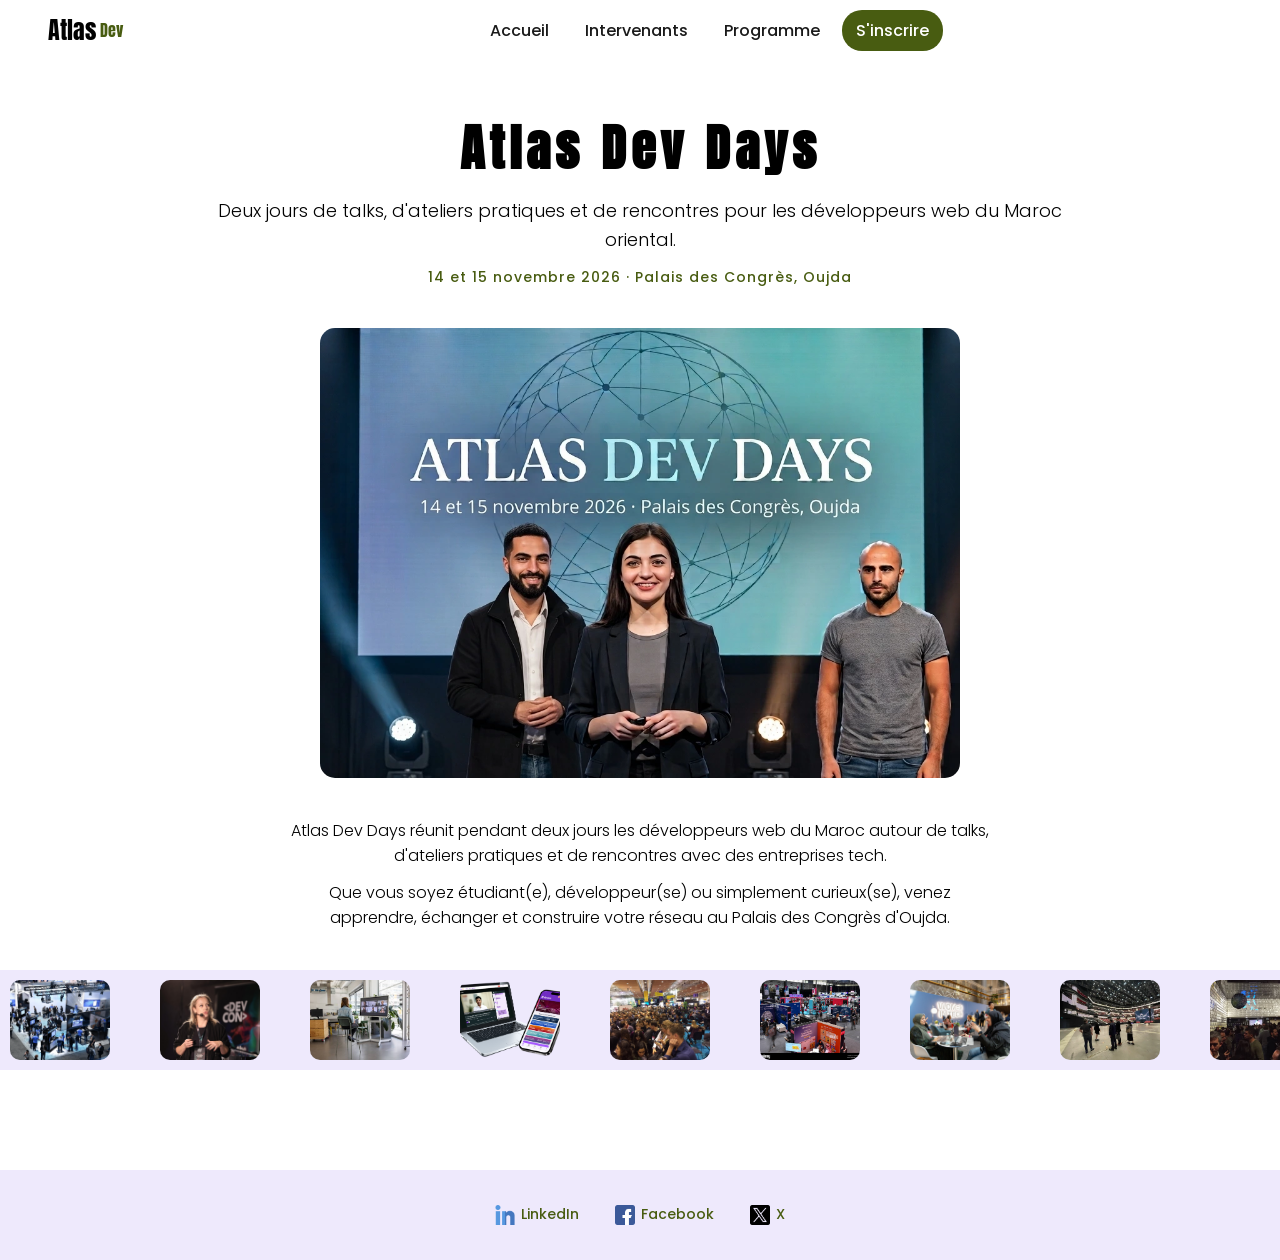
<file: index.html>
<!DOCTYPE html>
<html lang="en">

<head>
    <meta charset="UTF-8">
    <meta name="viewport" content="width=device-width, initial-scale=1.0">
    <title>Atlas Dev Days</title>
    <link rel="stylesheet" href="css/style.css">
</head>

<body>

    <header>
        <div id="logo">
            <strong>Atlas </strong> <span>Dev</span>
        </div>

        <nav id="navbar">
            <a href="#accueil">Accueil</a>
            <a href="#intervenants">Intervenants</a>
            <a href="#programme">Programme</a>
            <a href="#s-inscrire" id="register">S'inscrire</a>
        </nav>
    </header>

    <main>

        <!-- page d'accueil -->
        <section id="accueil" class="page">
            <div id="confe-desc">
                <h1>Atlas Dev Days</h1>
                <h2> Deux jours de talks, d'ateliers pratiques et de rencontres pour les développeurs web du Maroc
                    oriental.</h2>
                <h3> 14 et 15 novembre 2026 · Palais des Congrès, Oujda</h3>
            </div>

            <div id="hero-image">
                <img src="assets/images/h.webp" loading="lazy" alt="Image hero de la conférence">
            </div>

            <div id="presentation">
                <p>Atlas Dev Days réunit pendant deux jours les développeurs web du Maroc autour de talks, d'ateliers
                    pratiques et de rencontres avec des entreprises tech.</p>
                <p>Que vous soyez étudiant(e), développeur(se) ou simplement curieux(se), venez apprendre, échanger et
                    construire votre réseau au Palais des Congrès d'Oujda.</p>
            </div>

            <div id="accueil-images">
                <div id="images-wrapper">
                    <div class="images-group">
                        <img src="assets/images/img1.webp" loading="lazy" alt="ancienne evenement de l'association">
                        <img src="assets/images/img2.jpg" loading="lazy" alt="intervenant speecking">
                        <img src="assets/images/img4.jpg" loading="lazy" alt="en ligne meeting">
                        <img src="assets/images/img4.webp" loading="lazy" alt="website design">
                        <img src="assets/images/img6.jpg" loading="lazy" alt="les gens dans la conference">
                        <img src="assets/images/img7.jpg" loading="lazy" alt="conference meeting">
                        <img src="assets/images/img8.jpg" loading="lazy" alt="deux developpeurs travaillent">
                        <img src="assets/images/img9.webp" loading="lazy" alt="visit à un terrin de foot">
                        <img src="assets/images/img10.jpg" loading="lazy" alt="des gens discutent">
                        <img src="assets/images/img11.jpg" loading="lazy" alt="la ville">
                        <img src="assets/images/img12.jpg" loading="lazy" alt="la ville">
                    </div>
                    <div class="images-group">
                        <img src="assets/images/img1.webp" loading="lazy" alt="ancienne evenement de l'association">
                        <img src="assets/images/img2.jpg" loading="lazy" alt="intervenant speecking">
                        <img src="assets/images/img4.jpg" loading="lazy" alt="en ligne meeting">
                        <img src="assets/images/img4.webp" loading="lazy" alt="website design">
                        <img src="assets/images/img6.jpg" loading="lazy" alt="les gens dans la conference">
                        <img src="assets/images/img7.jpg" loading="lazy" alt="conference meeting">
                        <img src="assets/images/img8.jpg" loading="lazy" alt="deux developpeurs travaillent">
                        <img src="assets/images/img9.webp" loading="lazy" alt="visit à un terrin de foot">
                        <img src="assets/images/img10.jpg" loading="lazy" alt="des gens discutent">
                        <img src="assets/images/img11.jpg" loading="lazy" alt="la ville">
                        <img src="assets/images/img12.jpg" loading="lazy" alt="la ville">
                    </div>
                </div>
            </div>
        </section>


        <!-- page des intervenants -->
        <section id="intervenants" class="page">

            <div id="intervenants-desc">
                <h2>Intervenants</h2>
                <p>Découvrez nos intervenants experts dans leurs domaines respectifs.</p>
            </div>

            <div id="intervenants-container">
                <div>
                    <img src="assets/images/int1.avif" loading="lazy" alt="Photo de Yassine El Mansouri">
                    <h3>Yassine El Mansouri</h3>
                    <h4>Développeur Back-end</h4>
                    <p>Talk : Concevoir une API REST propre et sécurisée</p>
                    <a href="https://www.linkedin.com">LinkedIn</a>
                </div>

                <div>
                    <img src="assets/images/inte2.avif" loading="lazy" alt="Photo de Sara Benali">
                    <h3>Sara Benali</h3>
                    <h4>Designer UX/UI</h4>
                    <p>Talk : Du Figma au HTML, réussir son intégration</p>
                    <a href="https://www.linkedin.com">LinkedIn</a>
                </div>

                <div>
                    <img src="assets/images/int3.jpg" loading="lazy" alt="Photo de Amine Tazi">
                    <h3>Amine Tazi</h3>
                    <h4>Développeur Full Stack</h4>
                    <p>Talk : Déployer son premier site avec Git et GitHub Pages</p>
                    <a href="https://github.com">GitHub</a>
                </div>

                <div>
                    <img src="assets/images/int4.avif" loading="lazy" alt="Photo de Amin Alaoui">
                    <h3>Amin Alaoui</h3>
                    <h4>Experte en accessibilité web</h4>
                    <p>Talk : Un site accessible, c'est un site pour tous</p>
                    <a href="https://www.linkedin.com">LinkedIn</a>
                </div>

                <div>
                    <img src="assets/images/int5.png" loading="lazy" alt="Photo de Hamza Idrissi">
                    <h3>Hamza Idrissi</h3>
                    <h4>Consultant SEO et performance web</h4>
                    <p>Talk : Optimiser la vitesse et le référencement de son site</p>
                    <a href="https://github.com">GitHub</a>
                </div>

                <div>
                    <img src="assets/images/int6.jpg" loading="lazy" alt="Photo de Meryem Zahraoui">
                    <h3>Meryem Zahraoui</h3>
                    <h4>Développeuse Front-end</h4>
                    <p>Talk : Un CSS moderne sans framework</p>
                    <a href="https://x.com">X</a>
                </div>
            </div>

        </section>


        <!-- page de programme -->
        <section id="programme" class="page">

            <h2>Programme</h2>

            <section>
                <h3>Jour 1 - 14 novembre</h3>

                <div>
                    <h4>Concevoir une API REST propre et sécurisée</h4>
                    <p>09h30 · Yassine El Mansouri</p>
                    <p>Thème : Back</p>
                </div>

                <div>
                    <h4>Du Figma au HTML, réussir son intégration</h4>
                    <p>11h00 · Sara Benali</p>
                    <p>Thème : Front</p>
                </div>

                <div>
                    <h4>Un CSS moderne sans framework</h4>
                    <p>14h00 · Meryem Zahraoui</p>
                    <p>Thème : Front</p>
                </div>
            </section>

            <section>
                <h3>Jour 2 - 15 novembre</h3>

                <div>
                    <h4>Un site accessible, c'est un site pour tous</h4>
                    <p>09h30 · Amin Alaoui</p>
                    <p>Thème : Accessibilité</p>
                </div>

                <div>
                    <h4>Optimiser la vitesse et le référencement de son site</h4>
                    <p>11h00 · Hamza Idrissi</p>
                    <p>Thème : Performance</p>
                </div>

                <div>
                    <h4>Déployer son premier site avec Git et GitHub Pages</h4>
                    <p>14h00 · Amine Tazi</p>
                    <p>Thème : Outils</p>
                </div>
            </section>

        </section>


        <!-- page de l'inscription -->
        <section id="s-inscrire" class="page">
            <h2>Inscription</h2>

            <form>

                <div class="form-div">
                    <label for="nom" class="des">Nom complet</label>
                    <input type="text" id="nom" name="nom" required minlength="3">
                </div>

                <div class="form-div">
                    <label for="email" class="des">Email</label>
                    <input type="email" id="email" name="email" required>
                </div>

                <div class="form-div">
                    <label for="tel" class="des">Téléphone</label>
                    <input type="tel" id="tel" name="tel" required pattern="^(\+212|0)[5-7][0-9]{8}$">
                </div>

                <!--  -->
                <div class="form-div">
                    <label for="profil" class="des">Profil</label>
                    <select id="profil" name="profil" required>
                        <option value="">Choisir un profil</option>
                        <option value="etudiant">Étudiant(e)</option>
                        <option value="developpeur">Développeur(se)</option>
                        <option value="autre">Autre</option>
                    </select>
                </div>

                <!--  -->
                <div class="form-div">
                    <p class="des">Ateliers souhaités</p>
                    <div class="aterliersouhaites">
                        <div class="checkbox">
                            <input type="checkbox" id="atelier-api" name="ateliers">
                            <label for="atelier-api">API REST</label>
                        </div>
                        <div class="checkbox">
                            <input type="checkbox" id="atelier-css" name="ateliers">
                            <label for="atelier-css">CSS moderne</label>
                        </div>
                        <div class="checkbox">
                            <input type="checkbox" id="atelier-git" name="ateliers">
                            <label for="atelier-git">Git et GitHub Pages</label>
                        </div>
                    </div>
                </div>

                <!--  -->
                <p class="des">Journée de participation</p>

                <div class="form-div">
                    <div class="participationjournee">
                        <div class="radio">
                            <input type="radio" id="jour-1" name="jour" required>
                            <label for="jour-1">Jour 1</label>
                        </div>
                        <div class="radio">
                            <input type="radio" id="jour-2" name="jour">
                            <label for="jour-2">Jour 2</label>
                        </div>
                        <div class="radio">
                            <input type="radio" id="jour-both" name="jour">
                            <label for="jour-both">Les deux</label>
                        </div>
                    </div>
                </div>

                <div class="fd form-div">
                    <label for="message" id="msg">Message (optionnel)</label>
                    <textarea id="message" name="message"></textarea>
                </div>

                <!--  -->
                <div id="accepte">
                    <input type="checkbox" id="consentement" name="consentement" required>
                    <label for="consentement">J'accepte que mes informations soient utilisées.</label>
                </div>

                <button type="submit">S'inscrire</button>
            </form>

        </section>

    </main>
    <footer id="footer">
        <nav>
            <a href="https://www.linkedin.com"> <img src="assets/icons/linkedin.png"  loading="lazy" alt="linkedin icon"> LinkedIn</a>
            <a href="https://facebook.com"> <img src="assets/icons/facebook.png" loading="lazy" alt="facebook icon"> Facebook</a>
            <a href="https://x.com"> <img src="assets/icons/x.png" loading="lazy" alt="X icon"> X</a>
        </nav>
    </footer>
</body>

</html>
</file>
<file: css/style.css>
@import url("https://fonts.googleapis.com/css2?family=Anton&family=Poppins:wght@300;400;500&display=swap");

:root {
    --maincolor: #485C11;
    --c1: rgba(86, 39, 226, 0.1);
    --c2: #1a1a1a;
    --c3: #ffffff;
    --border: 0.5px solid #a1a692;
}

* {
    box-sizing: border-box;
}

html,
body {
    margin: 0;
    padding: 0;
}

::-webkit-scrollbar {
    width: 8px;
    background: var(--c2);
}

header {
    position: fixed;
    width: 100%;
    margin-top: 5px;
    padding: 0 16px;
    top: 0;
    z-index: 3;
    height: 50px;
    display: flex;
    align-items: center;
    background: var(--c3);
}

#logo {
    flex: 1;
    height: 100%;
    display: flex;
    align-items: center;
    justify-content: center;
}

#logo>strong {
    font-weight: 400;
    font-size: 24px;
    font-family: "Anton", sans-serif;
    margin-right: 4px;
}

#logo>span {
    font-family: "Anton", sans-serif;
    color: var(--maincolor);
}

nav {
    flex: 8;
    height: 100%;
    display: flex;
    align-items: center;
    justify-content: center;
    gap: 8px;
}

nav>a {
    position: relative;
    padding: 8px 14px;
    border-radius: 20px;
    color: var(--c2);
    text-decoration: none;
    font-family: "Poppins", system-ui, sans-serif;
    font-size: 16px;
    font-weight: 500;
}

nav>a:hover {
    color: var(--maincolor);
    background: var(--c1);
}

#register {
    background: var(--maincolor);
    color: var(--c3);
}

#register:hover {
    background: var(--c3);
    color: var(--maincolor);
    border: 1px solid var(--maincolor);
}

/* Accueil */

#confe-desc {
    width: 100%;
    display: flex;
    flex-direction: column;
    justify-content: center;
    align-items: center;
    gap: 12px;
    padding: 110px 0 0;
}

#confe-desc>h1 {
    width: 100%;
    margin: 0;
    font-family: "Anton", sans-serif;
    font-size: 50px;
    display: flex;
    justify-content: center;
    text-align: center;
    letter-spacing: 5px;
}

#confe-desc>h2 {
    width: 70%;
    margin: 0;
    font-family: "Poppins", sans-serif;
    font-size: 18px;
    font-weight: 300;
    line-height: 1.6;
    display: flex;
    justify-content: center;
    align-items: center;
    text-align: center;
}

#confe-desc>h3 {
    width: 100%;
    margin: 0;
    font-family: "Poppins", sans-serif;
    font-size: 14px;
    font-weight: 500;
    letter-spacing: 1px;
    color: var(--maincolor);
    display: flex;
    justify-content: center;
    align-items: center;
    text-align: center;
}

#accueil-images {
    width: 100%;
    height: 100px;
    padding: 10px;
    margin-bottom: 40px;
    overflow: hidden;
    background: var(--c1);
}

#images-wrapper {
    display: flex;
    width: max-content;
    animation: scrolleft 60s linear infinite;
}

.images-group {
    display: flex;
    gap: 50px;
    flex-shrink: 0;
    margin-right: 50px;
}

.images-group img {
    width: 100px;
    object-fit: cover;
    border-radius: 10px;
}

#hero-image {
    width: 50%;
    margin: 40px auto;
    display: flex;
    justify-content: center;
    align-items: center;
    border-radius: 15px;
    overflow: hidden;
}

#hero-image img {
    width: 100%;
    max-height: 450px;
    object-fit: cover;
}

#presentation {
    width: 55%;
    margin: 0 auto 40px;
    display: flex;
    flex-direction: column;
    align-items: center;
    gap: 12px;
    text-align: center;
}

#presentation p {
    margin: 0;
    font-family: "Poppins", sans-serif;
    font-size: 16px;
    font-weight: 300;
}

@keyframes scrolleft {
    to {
        transform: translateX(-50%);
    }
}

.page {
    display: none;
}

.page:target {
    display: block;
}

body:not(:has(.page:target)) #accueil {
    display: block;
}

/* intervenants */

#intervenants-container {
    width: 70%;
    margin: 0 auto;
    display: flex;
    flex-wrap: wrap;
    justify-content: center;
    align-items: center;
    gap: 25px;
}

#intervenants-desc {
    width: 70%;
    margin: 80px auto 30px;
    text-align: center;
}

#intervenants-desc h2 {
    margin: 0 0 10px;
    font-size: 32px;
}

#intervenants-desc p {
    margin: 0;
    font-family: "Poppins", sans-serif;
}

#intervenants-container>div {
    height: 330px;
    width: 300px;
    padding: 20px;
    display: flex;
    flex-direction: column;
    justify-content: center;
    align-items: center;
    text-align: center;
    background: var(--c1);
    border-radius: 10px;
}

#intervenants-container img {
    width: 120px;
    height: 120px;
    object-fit: cover;
    border-radius: 50%;
}

#intervenants-container h3 {
    margin: 12px 0 5px;
}

#intervenants-container h4 {
    margin: 0 0 8px;
}

#intervenants-container p {
    margin: 0 0 12px;
}

#intervenants-container a {
    text-decoration: none;
    color: var(--maincolor);
}



/* programme */

#programme {
    width: 70%;
    margin: 0 auto;
    padding: 90px 0 40px;
    font-family: "Poppins", sans-serif;
}

#programme h2 {
    margin: 0 0 40px;
    text-align: center;
    font-family: "Anton", sans-serif;
    font-size: 40px;
    font-weight: 400;
    letter-spacing: 3px;
}

#programme section {
    display: flex;
    flex-direction: column;
    gap: 15px;
    margin-bottom: 40px;
}

#programme h3 {
    margin: 0 0 5px;
    padding-bottom: 10px;
    font-family: "Anton", sans-serif;
    font-size: 24px;
    font-weight: 400;
    letter-spacing: 2px;
    color: var(--maincolor);
    border-bottom: 2px solid var(--maincolor);
}

#programme article {
    display: flex;
    flex-direction: column;
    gap: 6px;
    padding: 20px;
    background: var(--c1);
    border-left: 5px solid var(--maincolor);
    border-radius: 10px;
}

#programme h4 {
    margin: 0;
    font-size: 18px;
    font-weight: 500;
    color: var(--c2);
}

#programme p {
    margin: 0;
    font-size: 15px;
    font-weight: 300;
}



/* s'inscrire */

#s-inscrire {
    max-width: 600px;
    margin: 0 auto;
    padding: 90px 0 40px;
    font-family: Arial, sans-serif;
    color: var(--c2);
}

#s-inscrire h2 {
    margin-bottom: 25px;
    text-align: center;
    padding-top: 30px;
    color: var(--maincolor);
}

#s-inscrire form {
    padding: 30px;
    background: var(--c1);
    border: var(--border);
    border-radius: 8px;
}

.form-div {
    margin-bottom: 15px;
}

.des,
#msg {
    display: block;
    margin-bottom: 5px;
    font-weight: bold;
}

#s-inscrire input[type="text"],
#s-inscrire input[type="email"],
#s-inscrire input[type="tel"],
#s-inscrire select,
#s-inscrire textarea {
    width: 100%;
    padding: 10px;
    font-size: 1rem;
    border: var(--border);
    border-radius: 5px;
}

#s-inscrire input:focus,
#s-inscrire select:focus,
#s-inscrire textarea:focus {
    outline: var(--maincolor)
}


#s-inscrire textarea {
    resize: none;
}

.checkbox,
.radio {
    margin-bottom: 6px;
}

.participationjournee {
    margin-bottom: 15px;
}

#accepte {
    margin-bottom: 15px;
    font-size: 0.9rem;
}

#s-inscrire button {
    width: 100%;
    padding: 7px;
    border-radius: 15px;
    color: var(--c3);
    font-weight: 600;
    background-color: var(--maincolor);
}

#s-inscrire button:hover {
    cursor: pointer;
}
/* footer */

footer {
    background-color: var(--c1);
    bottom: 0;
    width: 100%;
    height: 90px;
    color: var(--c2);
    margin-top: 100px;
}

footer a {
    display: flex;
    justify-content: center;
    align-items: center;
    align-items: center;
    gap: 6px;
    height: 30px;
    color: var(--maincolor);
    font-family: "Poppins", sans-serif;
    font-size: 14px;
}

footer a img {
    width: 20px;
    height: 20px;
    object-fit: contain;
}


@media (max-width: 800px) {
    #s-inscrire {
        width: 80%;
    }

    #footer {
        padding-bottom: 20px;
    }

    #accueil-images {
        margin-top: 100px;
    }

    .aterliersouhaites,
    .participationjournee .accept {
        flex-direction: column;
        font-size: 12px;
    }

    .participationjournee {
        display: flex;
        flex-direction: column;
        font-size: 12px;
    }

    #accepte>label {
        font-size: 12px;

    }
}

@media (max-width: 480px) {

    #confe-desc {
        width: 90%;
        padding-left: 20px;
    }

    #accueil-images {
        margin-top: 100px;
    }

    #confe-desc>h1 {
        width: 70%;
        font-size: 30px;
    }

    #navbar {
        overflow: auto;
        padding-left: 200px;
        border-bottom: 1px solid var(--maincolor);
    }

    header {
        gap: 20px;
    }

    #navbar>a {
        font-size: 15px;
    }

    nav::-webkit-scrollbar {
        display: none;
    }

    .aterliersouhaites,
    .participationjournee .accept {
        flex-direction: column;
        font-size: 12px;
    }

    .participationjournee {
        display: flex;
        flex-direction: column;
        font-size: 12px;
    }

    #accepte>label {
        font-size: 12px;

    }
}

@media (max-width: 330px) {
    #navbar {
        width: 90%;
        padding-left: 220px;
    }
}
</file>
